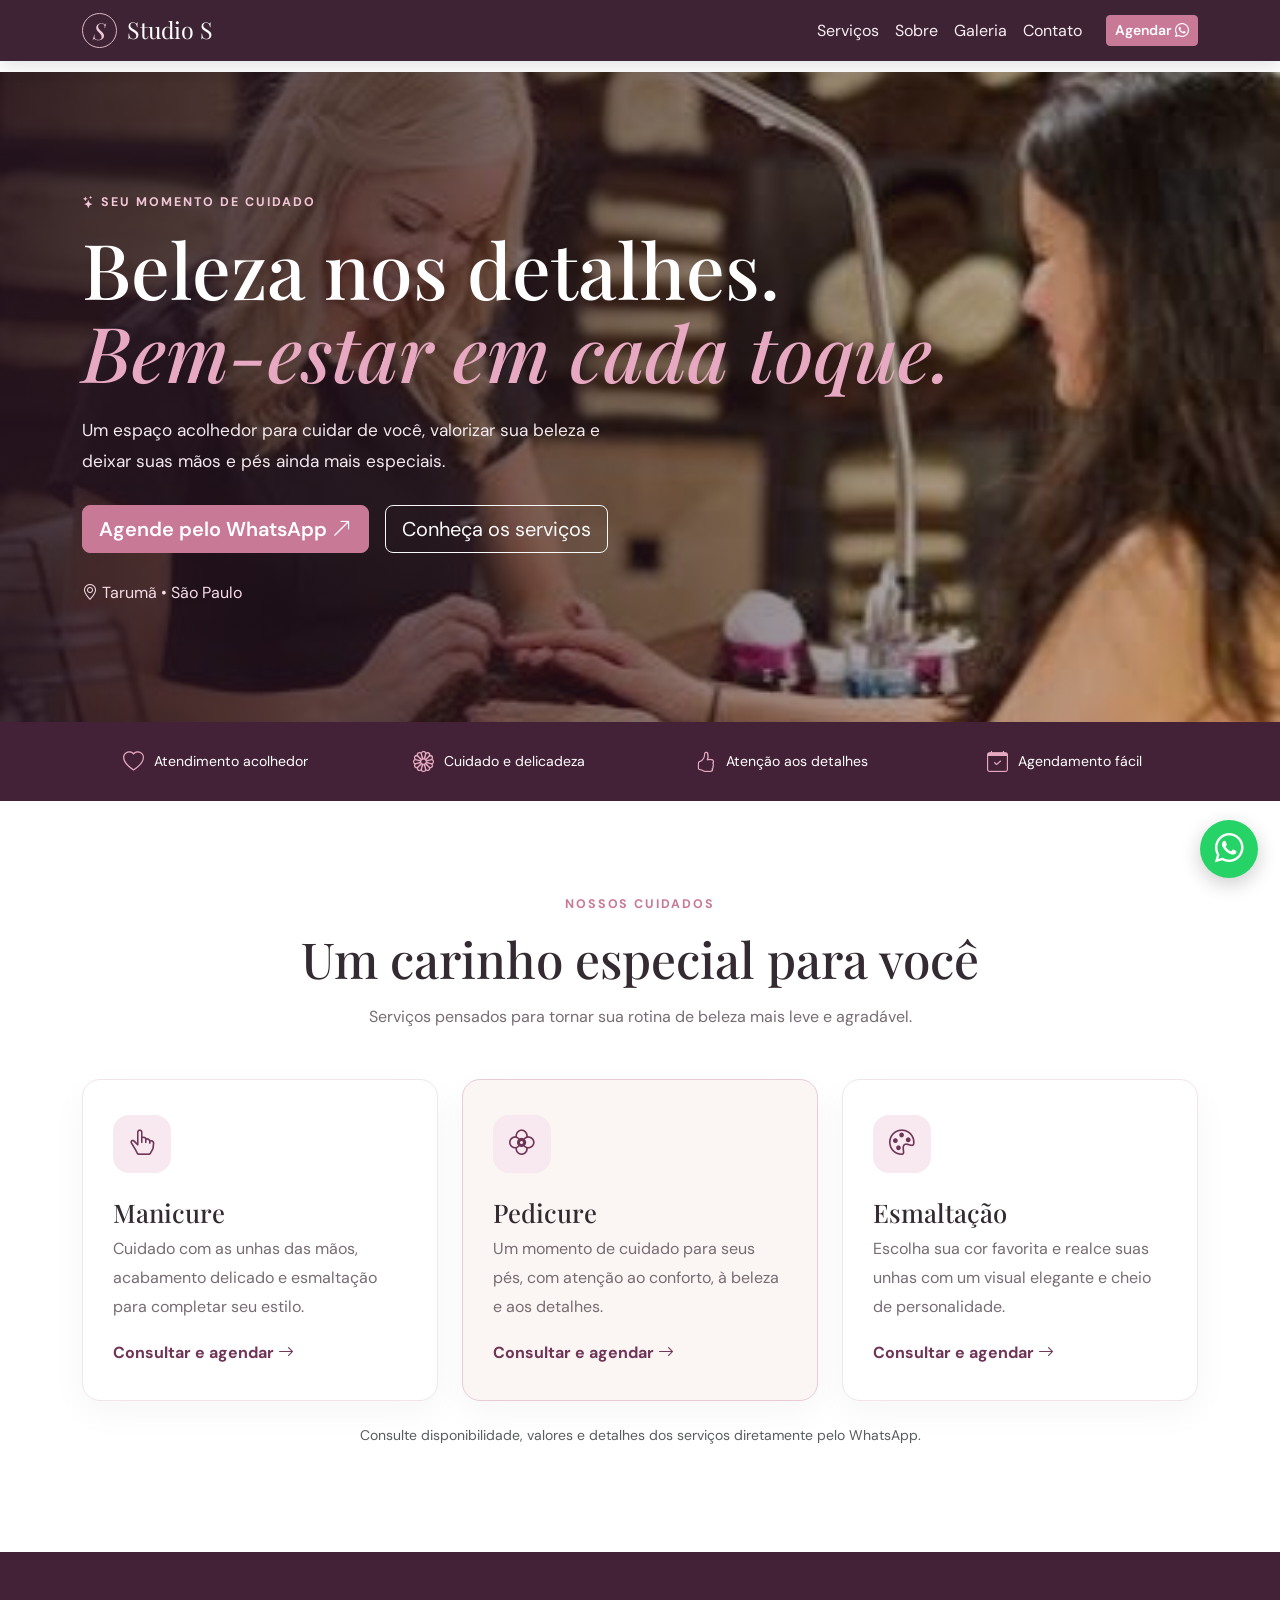
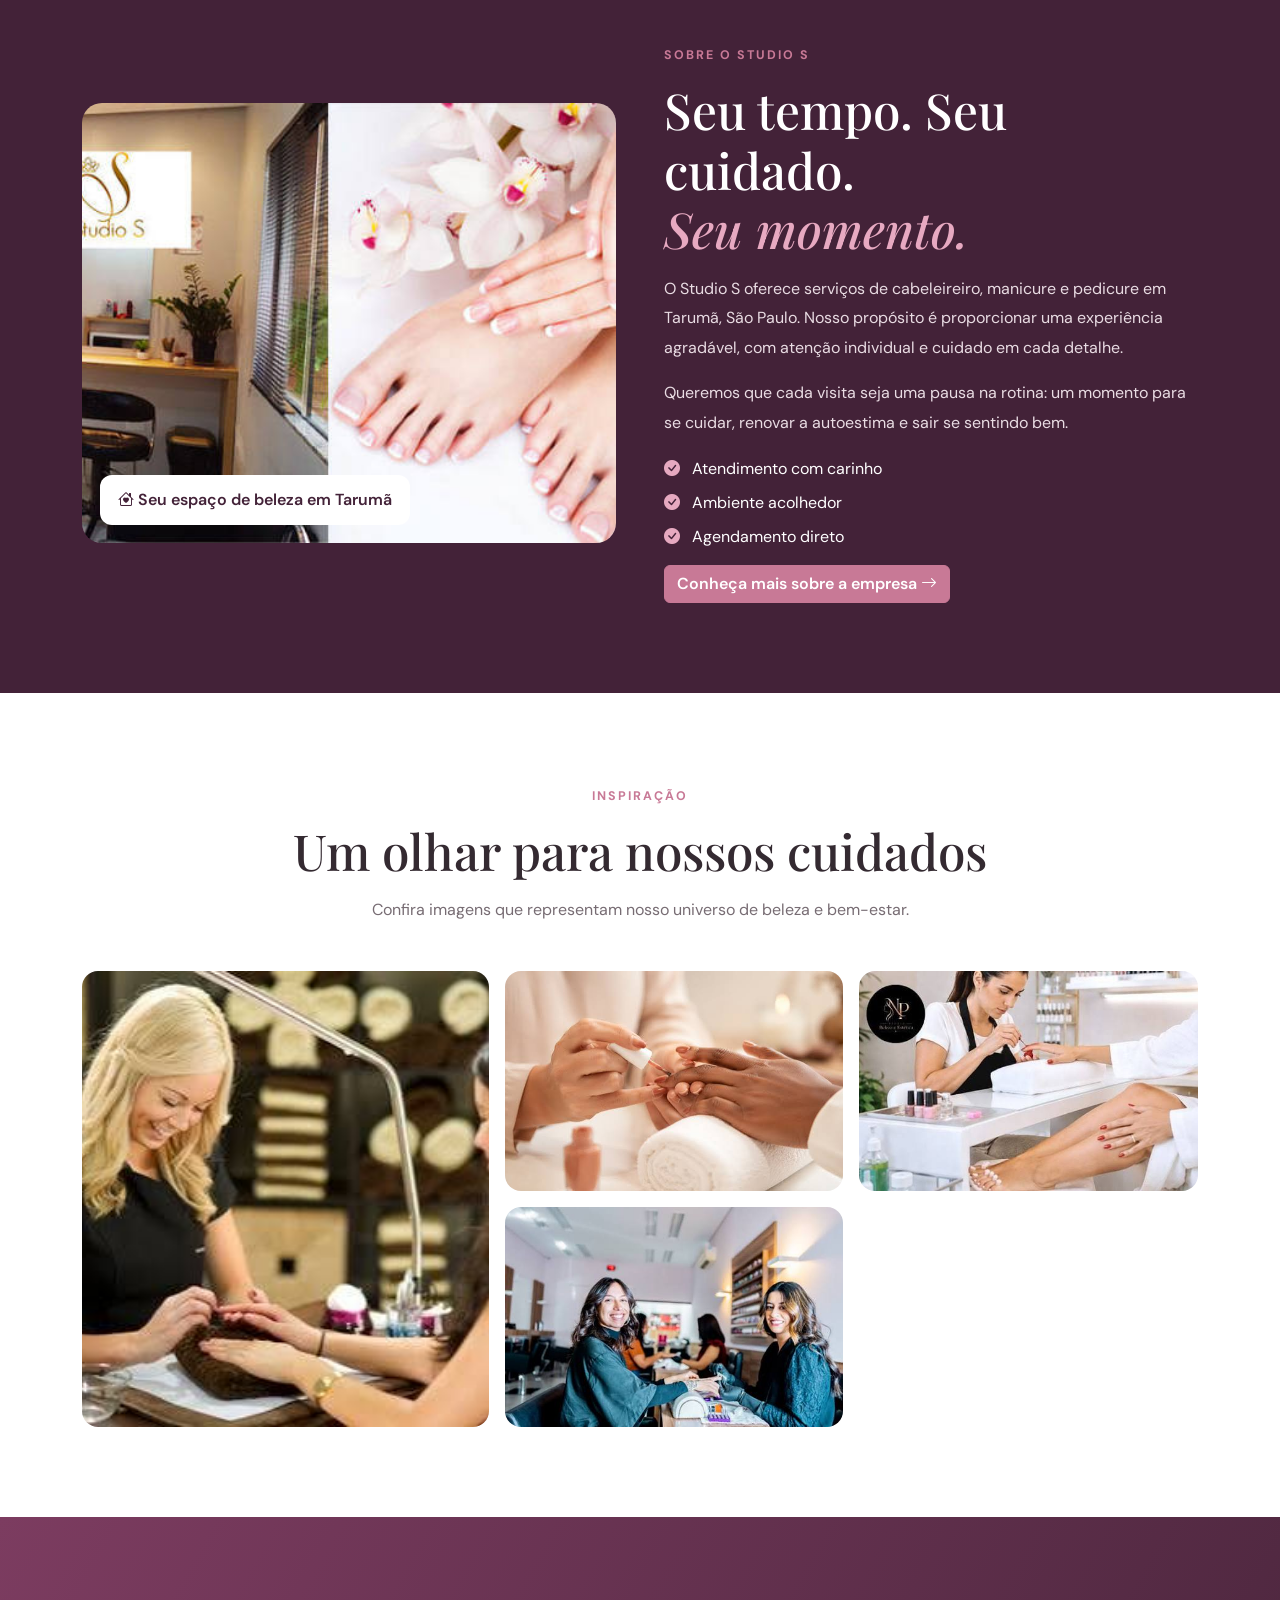
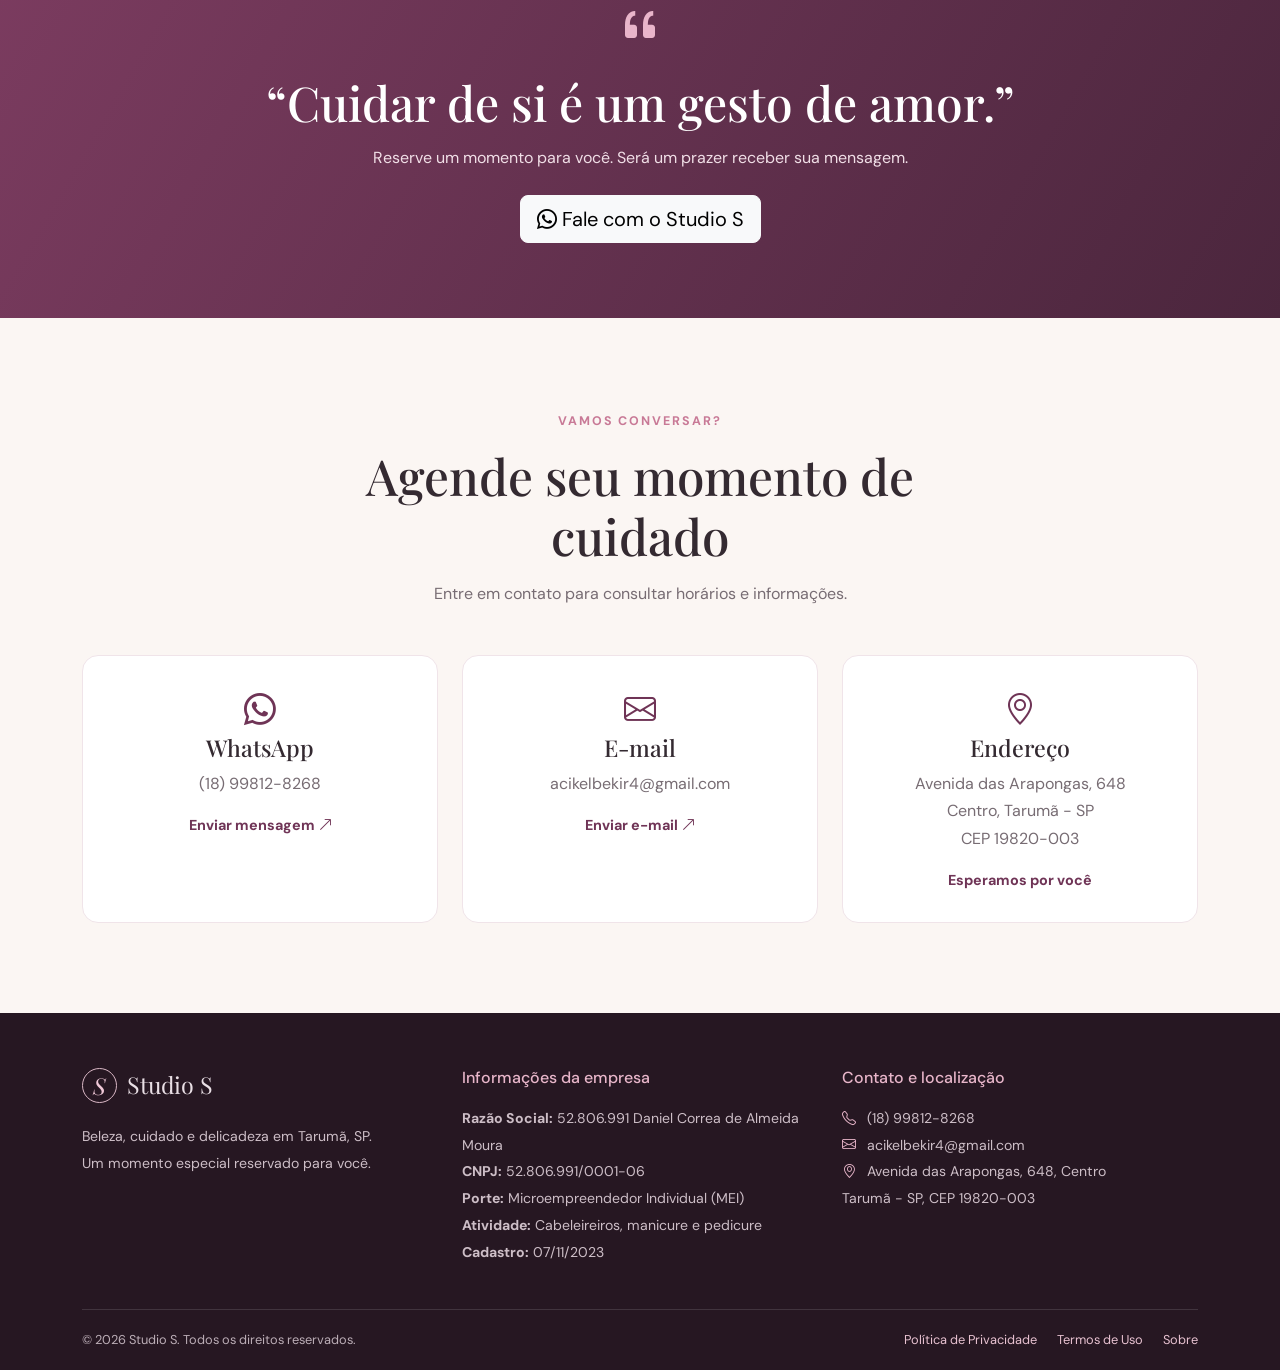
<file: index.html>
<!doctype html>
<html lang="pt-BR">
<head>
  <meta charset="utf-8">
  <meta name="viewport" content="width=device-width, initial-scale=1">
  <meta name="description" content="Studio S em Tarumã, SP. Serviços de manicure e pedicure com cuidado, delicadeza e atenção aos detalhes. Agende pelo WhatsApp.">
  <meta name="theme-color" content="#6f3456">
  <title>Studio S | Manicure e Pedicure em Tarumã - SP</title>
  <link href="https://cdn.jsdelivr.net/npm/bootstrap@5.3.3/dist/css/bootstrap.min.css" rel="stylesheet">
  <link href="https://cdn.jsdelivr.net/npm/bootstrap-icons@1.11.3/font/bootstrap-icons.min.css" rel="stylesheet">
  <link rel="stylesheet" href="styles.css">
</head>
<body>
<nav class="navbar navbar-expand-lg navbar-dark fixed-top">
  <div class="container">
    <a class="navbar-brand" href="#inicio"><span class="brand-mark">S</span> Studio S</a>
    <button class="navbar-toggler" type="button" data-bs-toggle="collapse" data-bs-target="#navMenu" aria-label="Abrir menu"><span class="navbar-toggler-icon"></span></button>
    <div class="collapse navbar-collapse" id="navMenu">
      <ul class="navbar-nav ms-auto align-items-lg-center">
        <li class="nav-item"><a class="nav-link" href="#servicos">Serviços</a></li>
        <li class="nav-item"><a class="nav-link" href="#sobre">Sobre</a></li>
        <li class="nav-item"><a class="nav-link" href="#galeria">Galeria</a></li>
        <li class="nav-item"><a class="nav-link" href="#contato">Contato</a></li>
        <li class="nav-item ms-lg-3"><a class="btn btn-rose btn-sm" href="https://wa.me/5518998128268" target="_blank" rel="noopener">Agendar <i class="bi bi-whatsapp"></i></a></li>
      </ul>
    </div>
  </div>
</nav>

<header id="inicio" class="hero">
  <div class="hero-shade"></div>
  <div class="container hero-content">
    <span class="eyebrow"><i class="bi bi-stars"></i> Seu momento de cuidado</span>
    <h1>Beleza nos detalhes.<br><em>Bem-estar em cada toque.</em></h1>
    <p>Um espaço acolhedor para cuidar de você, valorizar sua beleza e deixar suas mãos e pés ainda mais especiais.</p>
    <div class="d-flex flex-wrap gap-3">
      <a class="btn btn-rose btn-lg" href="https://wa.me/5518998128268" target="_blank" rel="noopener">Agende pelo WhatsApp <i class="bi bi-arrow-up-right"></i></a>
      <a class="btn btn-outline-light btn-lg" href="#servicos">Conheça os serviços</a>
    </div>
    <div class="hero-note"><i class="bi bi-geo-alt"></i> Tarumã • São Paulo</div>
  </div>
</header>

<section class="trust-strip">
  <div class="container"><div class="row text-center g-3">
    <div class="col-6 col-md-3"><i class="bi bi-heart"></i><span>Atendimento acolhedor</span></div>
    <div class="col-6 col-md-3"><i class="bi bi-flower1"></i><span>Cuidado e delicadeza</span></div>
    <div class="col-6 col-md-3"><i class="bi bi-hand-thumbs-up"></i><span>Atenção aos detalhes</span></div>
    <div class="col-6 col-md-3"><i class="bi bi-calendar-check"></i><span>Agendamento fácil</span></div>
  </div></div>
</section>

<section id="servicos" class="section-pad">
  <div class="container">
    <div class="section-heading"><span class="eyebrow">Nossos cuidados</span><h2>Um carinho especial para você</h2><p>Serviços pensados para tornar sua rotina de beleza mais leve e agradável.</p></div>
    <div class="row g-4">
      <div class="col-md-4"><article class="service-card"><div class="service-icon"><i class="bi bi-hand-index-thumb"></i></div><h3>Manicure</h3><p>Cuidado com as unhas das mãos, acabamento delicado e esmaltação para completar seu estilo.</p><a href="https://wa.me/5518998128268" target="_blank" rel="noopener">Consultar e agendar <i class="bi bi-arrow-right"></i></a></article></div>
      <div class="col-md-4"><article class="service-card featured"><div class="service-icon"><i class="bi bi-flower2"></i></div><h3>Pedicure</h3><p>Um momento de cuidado para seus pés, com atenção ao conforto, à beleza e aos detalhes.</p><a href="https://wa.me/5518998128268" target="_blank" rel="noopener">Consultar e agendar <i class="bi bi-arrow-right"></i></a></article></div>
      <div class="col-md-4"><article class="service-card"><div class="service-icon"><i class="bi bi-palette"></i></div><h3>Esmaltação</h3><p>Escolha sua cor favorita e realce suas unhas com um visual elegante e cheio de personalidade.</p><a href="https://wa.me/5518998128268" target="_blank" rel="noopener">Consultar e agendar <i class="bi bi-arrow-right"></i></a></article></div>
    </div>
    <p class="small text-center text-muted mt-4">Consulte disponibilidade, valores e detalhes dos serviços diretamente pelo WhatsApp.</p>
  </div>
</section>

<section id="sobre" class="about-section section-pad">
  <div class="container"><div class="row align-items-center g-5">
    <div class="col-lg-6"><div class="about-photo"><img src="assets/studio-s-ambiente.jpg" alt="Ambiente do Studio S"><div class="photo-caption"><i class="bi bi-house-heart"></i> Seu espaço de beleza em Tarumã</div></div></div>
    <div class="col-lg-6"><span class="eyebrow">Sobre o Studio S</span><h2>Seu tempo. Seu cuidado.<br><em>Seu momento.</em></h2>
      <p>O Studio S oferece serviços de cabeleireiro, manicure e pedicure em Tarumã, São Paulo. Nosso propósito é proporcionar uma experiência agradável, com atenção individual e cuidado em cada detalhe.</p>
      <p>Queremos que cada visita seja uma pausa na rotina: um momento para se cuidar, renovar a autoestima e sair se sentindo bem.</p>
      <div class="about-points"><span><i class="bi bi-check-circle-fill"></i> Atendimento com carinho</span><span><i class="bi bi-check-circle-fill"></i> Ambiente acolhedor</span><span><i class="bi bi-check-circle-fill"></i> Agendamento direto</span></div>
      <a class="btn btn-rose mt-3" href="sobre.html">Conheça mais sobre a empresa <i class="bi bi-arrow-right"></i></a>
    </div>
  </div></div>
</section>

<section id="galeria" class="section-pad">
  <div class="container"><div class="section-heading"><span class="eyebrow">Inspiração</span><h2>Um olhar para nossos cuidados</h2><p>Confira imagens que representam nosso universo de beleza e bem-estar.</p></div>
    <div class="gallery-grid">
      <img src="assets/manicure-atendimento.jpg" alt="Atendimento de manicure" class="gallery-tall">
      <img src="assets/esmaltação.jpg" alt="Esmaltação cuidadosa">
      <img src="assets/manicure-pedicure.jpg" alt="Cuidados de manicure e pedicure">
      <img src="assets/studio-s-equipe.jpg" alt="Ambiente de atendimento">
    </div>
  </div>
</section>

<section class="quote-section"><div class="container text-center"><i class="bi bi-quote quote-icon"></i><h2>“Cuidar de si é um gesto de amor.”</h2><p>Reserve um momento para você. Será um prazer receber sua mensagem.</p><a class="btn btn-light btn-lg" href="https://wa.me/5518998128268" target="_blank" rel="noopener"><i class="bi bi-whatsapp"></i> Fale com o Studio S</a></div></section>

<section id="contato" class="section-pad contact-section">
  <div class="container"><div class="section-heading"><span class="eyebrow">Vamos conversar?</span><h2>Agende seu momento de cuidado</h2><p>Entre em contato para consultar horários e informações.</p></div>
    <div class="row g-4">
      <div class="col-md-4"><a class="contact-card" href="https://wa.me/5518998128268" target="_blank" rel="noopener"><i class="bi bi-whatsapp"></i><h3>WhatsApp</h3><p>(18) 99812-8268</p><span>Enviar mensagem <i class="bi bi-arrow-up-right"></i></span></a></div>
      <div class="col-md-4"><a class="contact-card" href="mailto:acikelbekir4@gmail.com"><i class="bi bi-envelope"></i><h3>E-mail</h3><p>acikelbekir4@gmail.com</p><span>Enviar e-mail <i class="bi bi-arrow-up-right"></i></span></a></div>
      <div class="col-md-4"><div class="contact-card"><i class="bi bi-geo-alt"></i><h3>Endereço</h3><p>Avenida das Arapongas, 648<br>Centro, Tarumã - SP<br>CEP 19820-003</p><span>Esperamos por você</span></div></div>
    </div>
  </div>
</section>

<footer class="footer">
  <div class="container">
    <div class="row g-4">
      <div class="col-lg-4"><a class="navbar-brand" href="#inicio"><span class="brand-mark">S</span> Studio S</a><p class="footer-about">Beleza, cuidado e delicadeza em Tarumã, SP. Um momento especial reservado para você.</p></div>
      <div class="col-lg-4"><h4>Informações da empresa</h4><p><strong>Razão Social:</strong> 52.806.991 Daniel Correa de Almeida Moura<br><strong>CNPJ:</strong> 52.806.991/0001-06<br><strong>Porte:</strong> Microempreendedor Individual (MEI)<br><strong>Atividade:</strong> Cabeleireiros, manicure e pedicure<br><strong>Cadastro:</strong> 07/11/2023</p></div>
      <div class="col-lg-4"><h4>Contato e localização</h4><p><i class="bi bi-telephone"></i> (18) 99812-8268<br><i class="bi bi-envelope"></i> acikelbekir4@gmail.com<br><i class="bi bi-geo-alt"></i> Avenida das Arapongas, 648, Centro<br>Tarumã - SP, CEP 19820-003</p></div>
    </div>
    <div class="footer-bottom"><span>© <span id="year"></span> Studio S. Todos os direitos reservados.</span><div><a href="privacidade.html">Política de Privacidade</a><a href="termos.html">Termos de Uso</a><a href="sobre.html">Sobre</a></div></div>
  </div>
</footer>
<a class="whatsapp-float" href="https://wa.me/5518998128268" target="_blank" rel="noopener" aria-label="Fale pelo WhatsApp"><i class="bi bi-whatsapp"></i></a>
<script src="https://cdn.jsdelivr.net/npm/bootstrap@5.3.3/dist/js/bootstrap.bundle.min.js"></script>
<script>document.getElementById('year').textContent = new Date().getFullYear();</script>
</body></html>
</file>
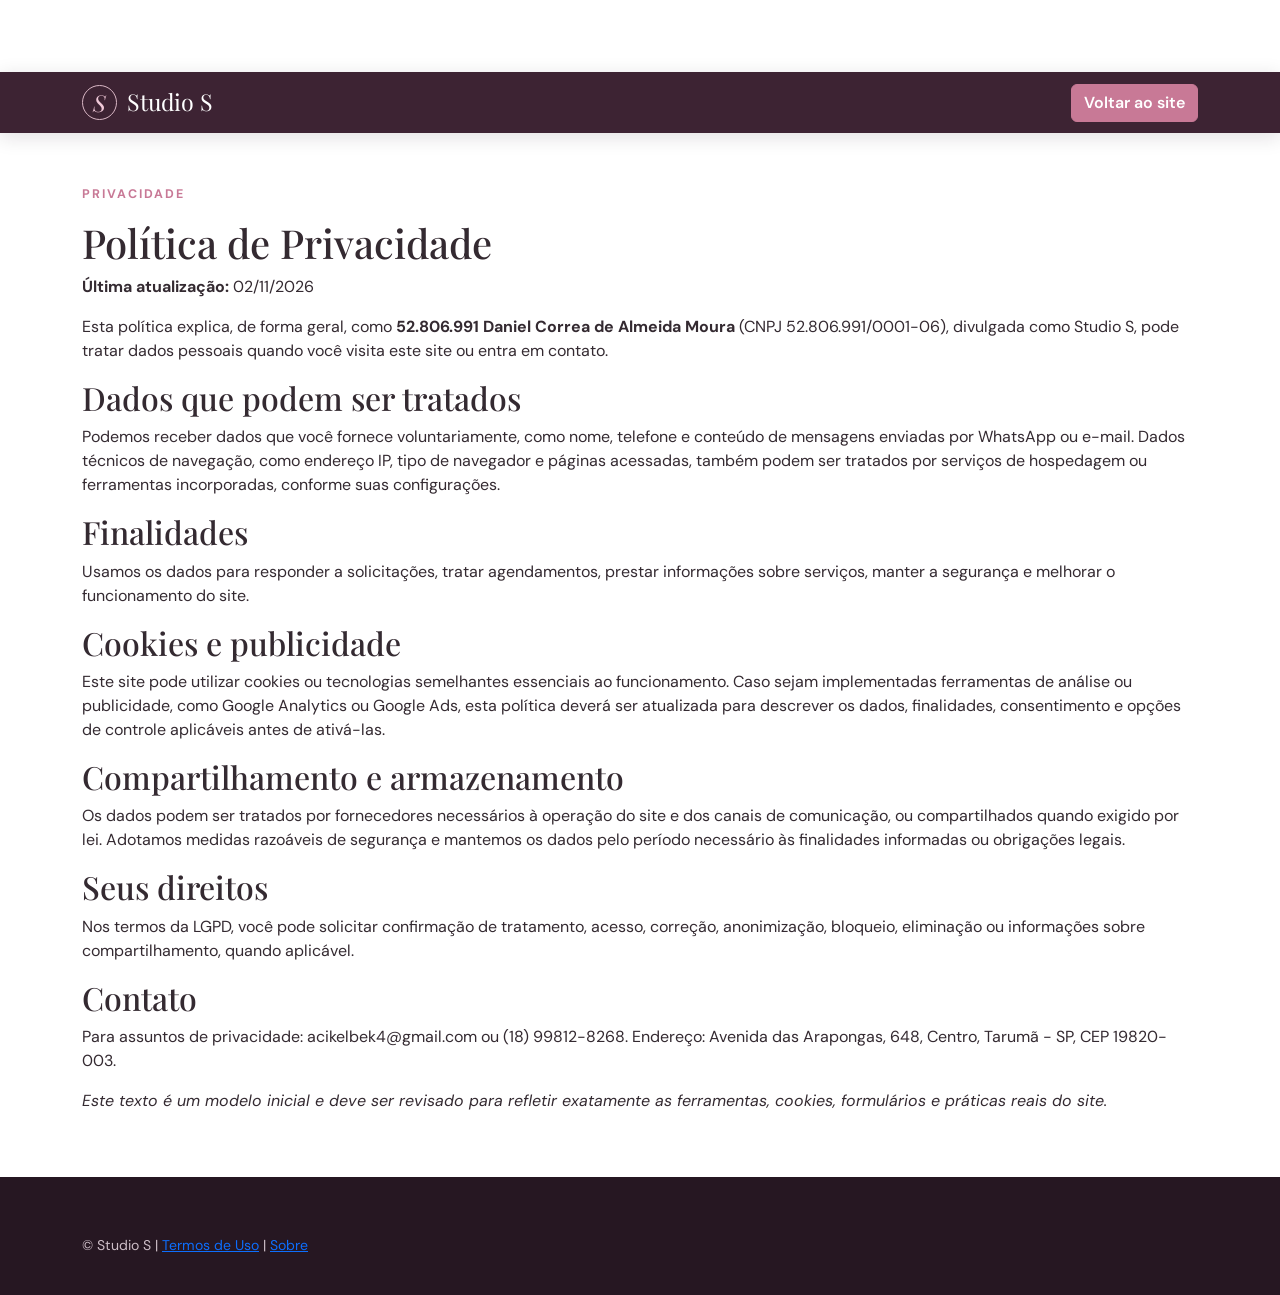
<file: privacidade.html>
<!doctype html><html lang="pt-BR"><head><meta charset="utf-8"><meta name="viewport" content="width=device-width,initial-scale=1"><title>Política de Privacidade | Studio S</title><link href="https://cdn.jsdelivr.net/npm/bootstrap@5.3.3/dist/css/bootstrap.min.css" rel="stylesheet"><link rel="stylesheet" href="styles.css"></head><body><nav class="navbar navbar-dark"><div class="container"><a class="navbar-brand" href="index.html"><span class="brand-mark">S</span> Studio S</a><a class="btn btn-rose" href="index.html">Voltar ao site</a></div></nav><main class="container py-5"><span class="eyebrow">Privacidade</span><h1>Política de Privacidade</h1><p><strong>Última atualização:</strong> 02/11/2026</p><p>Esta política explica, de forma geral, como <strong>52.806.991 Daniel Correa de Almeida Moura</strong> (CNPJ 52.806.991/0001-06), divulgada como Studio S, pode tratar dados pessoais quando você visita este site ou entra em contato.</p><h2>Dados que podem ser tratados</h2><p>Podemos receber dados que você fornece voluntariamente, como nome, telefone e conteúdo de mensagens enviadas por WhatsApp ou e-mail. Dados técnicos de navegação, como endereço IP, tipo de navegador e páginas acessadas, também podem ser tratados por serviços de hospedagem ou ferramentas incorporadas, conforme suas configurações.</p><h2>Finalidades</h2><p>Usamos os dados para responder a solicitações, tratar agendamentos, prestar informações sobre serviços, manter a segurança e melhorar o funcionamento do site.</p><h2>Cookies e publicidade</h2><p>Este site pode utilizar cookies ou tecnologias semelhantes essenciais ao funcionamento. Caso sejam implementadas ferramentas de análise ou publicidade, como Google Analytics ou Google Ads, esta política deverá ser atualizada para descrever os dados, finalidades, consentimento e opções de controle aplicáveis antes de ativá-las.</p><h2>Compartilhamento e armazenamento</h2><p>Os dados podem ser tratados por fornecedores necessários à operação do site e dos canais de comunicação, ou compartilhados quando exigido por lei. Adotamos medidas razoáveis de segurança e mantemos os dados pelo período necessário às finalidades informadas ou obrigações legais.</p><h2>Seus direitos</h2><p>Nos termos da LGPD, você pode solicitar confirmação de tratamento, acesso, correção, anonimização, bloqueio, eliminação ou informações sobre compartilhamento, quando aplicável.</p><h2>Contato</h2><p>Para assuntos de privacidade: acikelbek4@gmail.com ou (18) 99812-8268. Endereço: Avenida das Arapongas, 648, Centro, Tarumã - SP, CEP 19820-003.</p><p><em>Este texto é um modelo inicial e deve ser revisado para refletir exatamente as ferramentas, cookies, formulários e práticas reais do site.</em></p></main><footer class="footer"><div class="container"><p>© Studio S | <a href="termos.html">Termos de Uso</a> | <a href="sobre.html">Sobre</a></p></div></footer></body></html>
</file>
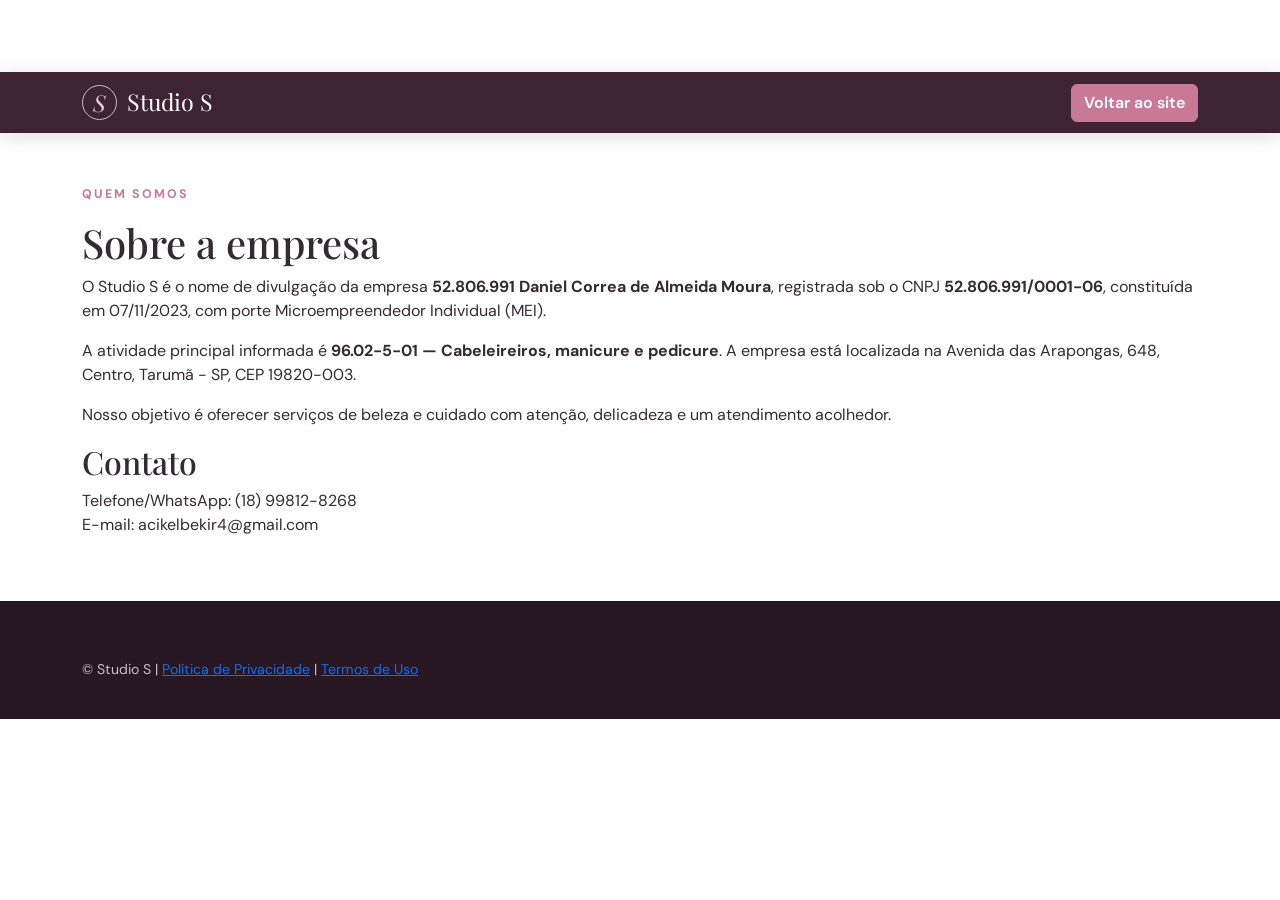
<file: sobre.html>
<!doctype html><html lang="pt-BR"><head><meta charset="utf-8"><meta name="viewport" content="width=device-width,initial-scale=1"><title>Sobre | Studio S</title><link href="https://cdn.jsdelivr.net/npm/bootstrap@5.3.3/dist/css/bootstrap.min.css" rel="stylesheet"><link rel="stylesheet" href="styles.css"></head><body><nav class="navbar navbar-dark"><div class="container"><a class="navbar-brand" href="index.html"><span class="brand-mark">S</span> Studio S</a><a class="btn btn-rose" href="index.html">Voltar ao site</a></div></nav><main class="container py-5"><span class="eyebrow">Quem somos</span><h1>Sobre a empresa</h1><p>O Studio S é o nome de divulgação da empresa <strong>52.806.991 Daniel Correa de Almeida Moura</strong>, registrada sob o CNPJ <strong>52.806.991/0001-06</strong>, constituída em 07/11/2023, com porte Microempreendedor Individual (MEI).</p><p>A atividade principal informada é <strong>96.02-5-01 — Cabeleireiros, manicure e pedicure</strong>. A empresa está localizada na Avenida das Arapongas, 648, Centro, Tarumã - SP, CEP 19820-003.</p><p>Nosso objetivo é oferecer serviços de beleza e cuidado com atenção, delicadeza e um atendimento acolhedor.</p><h2>Contato</h2><p>Telefone/WhatsApp: (18) 99812-8268<br>E-mail: acikelbekir4@gmail.com</p></main><footer class="footer"><div class="container"><p>© Studio S | <a href="privacidade.html">Política de Privacidade</a> | <a href="termos.html">Termos de Uso</a></p></div></footer></body></html>
</file>
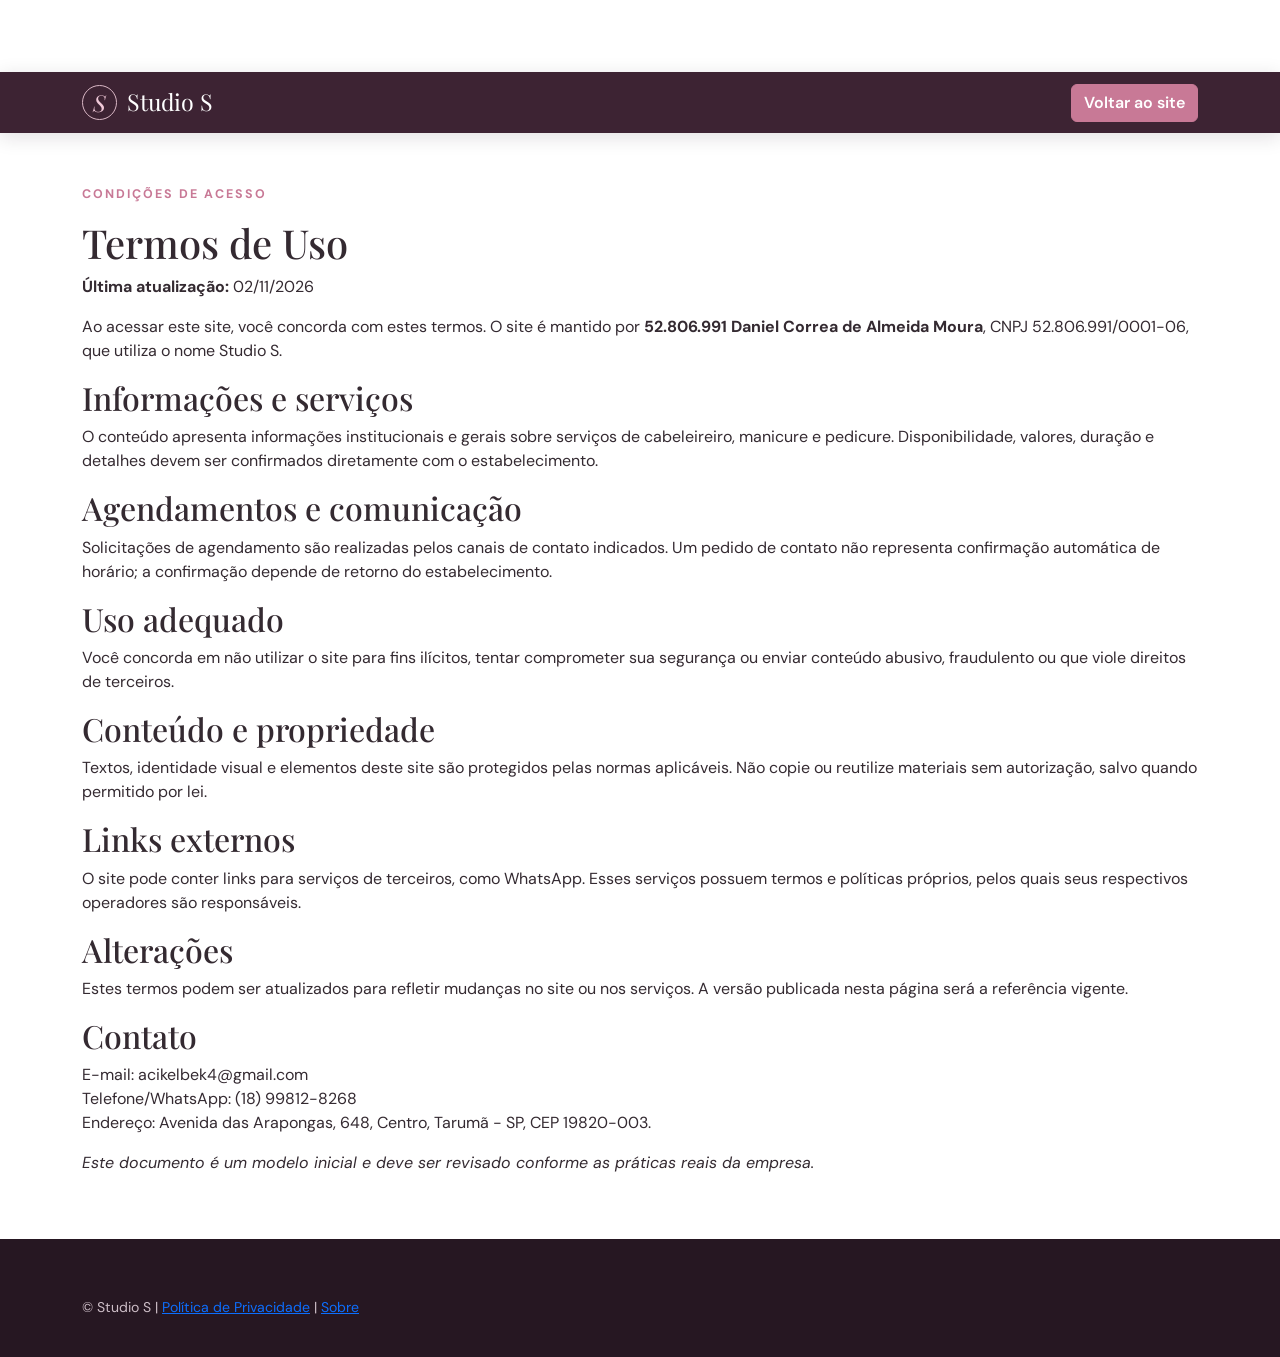
<file: termos.html>
<!doctype html><html lang="pt-BR"><head><meta charset="utf-8"><meta name="viewport" content="width=device-width,initial-scale=1"><title>Termos de Uso | Studio S</title><link href="https://cdn.jsdelivr.net/npm/bootstrap@5.3.3/dist/css/bootstrap.min.css" rel="stylesheet"><link rel="stylesheet" href="styles.css"></head><body><nav class="navbar navbar-dark"><div class="container"><a class="navbar-brand" href="index.html"><span class="brand-mark">S</span> Studio S</a><a class="btn btn-rose" href="index.html">Voltar ao site</a></div></nav><main class="container py-5"><span class="eyebrow">Condições de acesso</span><h1>Termos de Uso</h1><p><strong>Última atualização:</strong> 02/11/2026</p><p>Ao acessar este site, você concorda com estes termos. O site é mantido por <strong>52.806.991 Daniel Correa de Almeida Moura</strong>, CNPJ 52.806.991/0001-06, que utiliza o nome Studio S.</p><h2>Informações e serviços</h2><p>O conteúdo apresenta informações institucionais e gerais sobre serviços de cabeleireiro, manicure e pedicure. Disponibilidade, valores, duração e detalhes devem ser confirmados diretamente com o estabelecimento.</p><h2>Agendamentos e comunicação</h2><p>Solicitações de agendamento são realizadas pelos canais de contato indicados. Um pedido de contato não representa confirmação automática de horário; a confirmação depende de retorno do estabelecimento.</p><h2>Uso adequado</h2><p>Você concorda em não utilizar o site para fins ilícitos, tentar comprometer sua segurança ou enviar conteúdo abusivo, fraudulento ou que viole direitos de terceiros.</p><h2>Conteúdo e propriedade</h2><p>Textos, identidade visual e elementos deste site são protegidos pelas normas aplicáveis. Não copie ou reutilize materiais sem autorização, salvo quando permitido por lei.</p><h2>Links externos</h2><p>O site pode conter links para serviços de terceiros, como WhatsApp. Esses serviços possuem termos e políticas próprios, pelos quais seus respectivos operadores são responsáveis.</p><h2>Alterações</h2><p>Estes termos podem ser atualizados para refletir mudanças no site ou nos serviços. A versão publicada nesta página será a referência vigente.</p><h2>Contato</h2><p>E-mail: acikelbek4@gmail.com<br>Telefone/WhatsApp: (18) 99812-8268<br>Endereço: Avenida das Arapongas, 648, Centro, Tarumã - SP, CEP 19820-003.</p><p><em>Este documento é um modelo inicial e deve ser revisado conforme as práticas reais da empresa.</em></p></main><footer class="footer"><div class="container"><p>© Studio S | <a href="privacidade.html">Política de Privacidade</a> | <a href="sobre.html">Sobre</a></p></div></footer></body></html>
</file>
<file: styles.css>
@import url('https://fonts.googleapis.com/css2?family=DM+Sans:wght@400;500;600;700&family=Playfair+Display:ital,wght@0,500;0,600;0,700;1,500;1,600&display=swap');
:root{--plum:#6f3456;--plum-dark:#432238;--rose:#c87996;--cream:#fbf6f3;--ink:#342a31;--muted:#776c73}
*{scroll-behavior:smooth}body{font-family:'DM Sans',sans-serif;color:var(--ink);padding-top:72px}h1,h2,h3,.navbar-brand{font-family:'Playfair Display',serif}.navbar{background:rgba(55,28,45,.97);box-shadow:0 4px 20px #21121b22}.navbar-brand{font-size:1.45rem;display:flex;align-items:center;gap:10px}.brand-mark{display:inline-grid;place-items:center;border:1px solid #d9b7c5;border-radius:50%;width:35px;height:35px;color:#f0c9d8;font-style:italic}.nav-link{color:#f8edf2!important}.btn-rose{background:var(--rose);color:#fff;border:1px solid var(--rose);font-weight:600}.btn-rose:hover{background:#ae5d7c;color:#fff;border-color:#ae5d7c}.hero{min-height:650px;display:flex;align-items:center;position:relative;color:#fff;background:url('assets/manicure-atendimento.jpg') center 42%/cover no-repeat}.hero-shade{position:absolute;inset:0;background:linear-gradient(90deg,rgba(39,20,32,.88),rgba(39,20,32,.55) 52%,rgba(39,20,32,.12))}.hero-content{position:relative;padding-top:60px;padding-bottom:60px}.eyebrow{display:inline-block;color:var(--rose);font-size:.78rem;letter-spacing:.16em;text-transform:uppercase;font-weight:700;margin-bottom:15px}.hero .eyebrow{color:#f3c6d8}.hero h1{font-size:clamp(2.7rem,6vw,5rem);line-height:1.08;margin-bottom:22px}.hero h1 em,.about-section h2 em{color:#e7a9c1}.hero p{font-size:1.08rem;max-width:560px;color:#f2e8ed;line-height:1.8;margin-bottom:28px}.hero-note{margin-top:28px;color:#f5dce6}.trust-strip{background:var(--plum-dark);color:#fff;padding:24px 0}.trust-strip .col-6{display:flex;align-items:center;justify-content:center;gap:10px}.trust-strip i{color:#e6a9c0;font-size:1.3rem}.trust-strip span{font-size:.88rem}.section-pad{padding:90px 0}.section-heading{text-align:center;max-width:700px;margin:0 auto 48px}.section-heading h2,.about-section h2{font-size:clamp(2rem,4vw,3.1rem);margin-bottom:15px}.section-heading p{color:var(--muted);line-height:1.7}.service-card{height:100%;padding:35px 30px;background:#fff;border:1px solid #f0e5ea;border-radius:18px;box-shadow:0 12px 35px #4b26300a;transition:.25s}.service-card:hover{transform:translateY(-6px);box-shadow:0 18px 38px #4b263018}.service-card.featured{background:var(--cream);border-color:#e9cbd7}.service-icon{width:58px;height:58px;display:grid;place-items:center;background:#f7e9ef;color:var(--plum);border-radius:16px;font-size:1.6rem;margin-bottom:24px}.service-card h3{font-size:1.6rem}.service-card p{color:var(--muted);line-height:1.8;min-height:90px}.service-card a{color:var(--plum);font-weight:700;text-decoration:none}.about-section{background:var(--plum-dark);color:#fff}.about-section p{color:#e9dce3;line-height:1.85}.about-photo{position:relative}.about-photo img{width:100%;height:440px;object-fit:cover;border-radius:20px}.photo-caption{position:absolute;bottom:18px;left:18px;background:#fff;color:var(--plum-dark);padding:13px 18px;border-radius:12px;font-weight:600}.about-points{display:grid;gap:10px;margin-top:20px}.about-points i{color:#e6a9c0;margin-right:8px}.gallery-grid{display:grid;grid-template-columns:1.2fr 1fr 1fr;grid-template-rows:220px 220px;gap:16px}.gallery-grid img{width:100%;height:100%;object-fit:cover;border-radius:16px}.gallery-grid .gallery-tall{grid-row:span 2}.quote-section{padding:75px 0;background:linear-gradient(120deg,#7c3c60,#4b263d);color:#fff}.quote-icon{font-size:3rem;color:#e9b5ca}.quote-section h2{font-size:clamp(1.8rem,4vw,3rem);margin:10px 0 15px}.quote-section p{color:#f1dfe7;margin-bottom:25px}.contact-section{background:var(--cream)}.contact-card{display:block;text-decoration:none;color:var(--ink);height:100%;text-align:center;padding:30px 20px;background:#fff;border:1px solid #f0e4e9;border-radius:16px;transition:.2s}.contact-card:hover{transform:translateY(-4px);border-color:#d9a6bb}.contact-card>i{font-size:2rem;color:var(--plum);margin-bottom:15px}.contact-card h3{font-size:1.45rem}.contact-card p{color:var(--muted);line-height:1.7}.contact-card span{color:var(--plum);font-weight:700;font-size:.9rem}.footer{background:#261722;color:#e9dfe5;padding:55px 0 20px}.footer h4{font-family:'DM Sans',sans-serif;font-size:1rem;color:#e8b6ca;margin-bottom:18px}.footer p{font-size:.88rem;line-height:1.9;color:#cdbec7}.footer-about{max-width:300px;margin-top:20px}.footer p i{color:#e8b6ca;margin-right:7px}.footer-bottom{border-top:1px solid #ffffff20;margin-top:28px;padding-top:20px;display:flex;justify-content:space-between;gap:18px;flex-wrap:wrap;font-size:.8rem;color:#bcaeb7}.footer-bottom div{display:flex;gap:20px;flex-wrap:wrap}.footer-bottom a{color:#e8c2d1;text-decoration:none}.whatsapp-float{position:fixed;right:22px;bottom:22px;width:58px;height:58px;border-radius:50%;display:grid;place-items:center;background:#25d366;color:#fff;font-size:1.8rem;box-shadow:0 6px 20px #0003;z-index:1000;text-decoration:none}
@media(max-width:767px){body{padding-top:66px}.hero{min-height:590px;background-position:58% center}.hero-shade{background:rgba(39,20,32,.72)}.section-pad{padding:65px 0}.trust-strip span{font-size:.75rem}.trust-strip .col-6{justify-content:flex-start}.about-photo img{height:320px}.gallery-grid{grid-template-columns:1fr 1fr;grid-template-rows:180px 180px 180px}.gallery-grid .gallery-tall{grid-row:span 2}.footer-bottom{flex-direction:column}.service-card p{min-height:0}}
</file>
